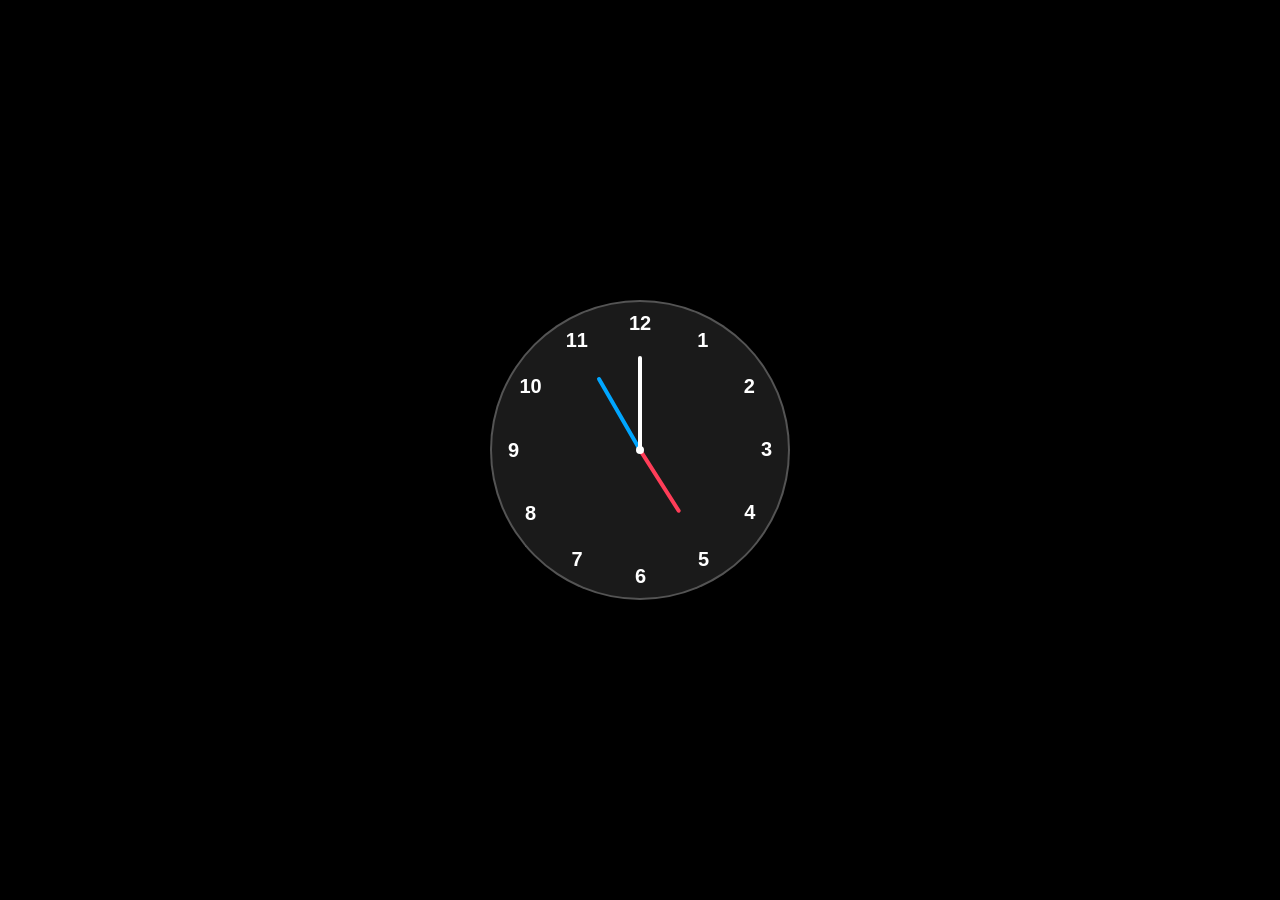
<file: AnalogCalculator/index.html>
<!DOCTYPE html>
<html lang="en">
  <head>
    <meta charset="UTF-8" />
    <meta http-equiv="X-UA-Compatible" content="IE=edge" />
    <meta name="viewport" content="width=device-width, initial-scale=1.0" />
    <link rel="stylesheet" href="style.css" />
    <title>Analog Clock</title>
  </head>

  <body>
    <div class="container">
      <div class="clock">
        <div style="--clr: #ff3d58; --h: 74px" id="hour" class="hand">
          <i></i>
        </div>
        <div style="--clr: #00a6ff; --h: 84px" id="min" class="hand">
          <i></i>
        </div>
        <div style="--clr: #ffffff; --h: 94px" id="sec" class="hand">
          <i></i>
        </div>

        <span style="--i: 1"><b>1</b></span>
        <span style="--i: 2"><b>2</b></span>
        <span style="--i: 3"><b>3</b></span>
        <span style="--i: 4"><b>4</b></span>
        <span style="--i: 5"><b>5</b></span>
        <span style="--i: 6"><b>6</b></span>
        <span style="--i: 7"><b>7</b></span>
        <span style="--i: 8"><b>8</b></span>
        <span style="--i: 9"><b>9</b></span>
        <span style="--i: 10"><b>10</b></span>
        <span style="--i: 11"><b>11</b></span>
        <span style="--i: 12"><b>12</b></span>
      </div>
    </div>

    <script src="script.js"></script>
  </body>
</html>
</file>
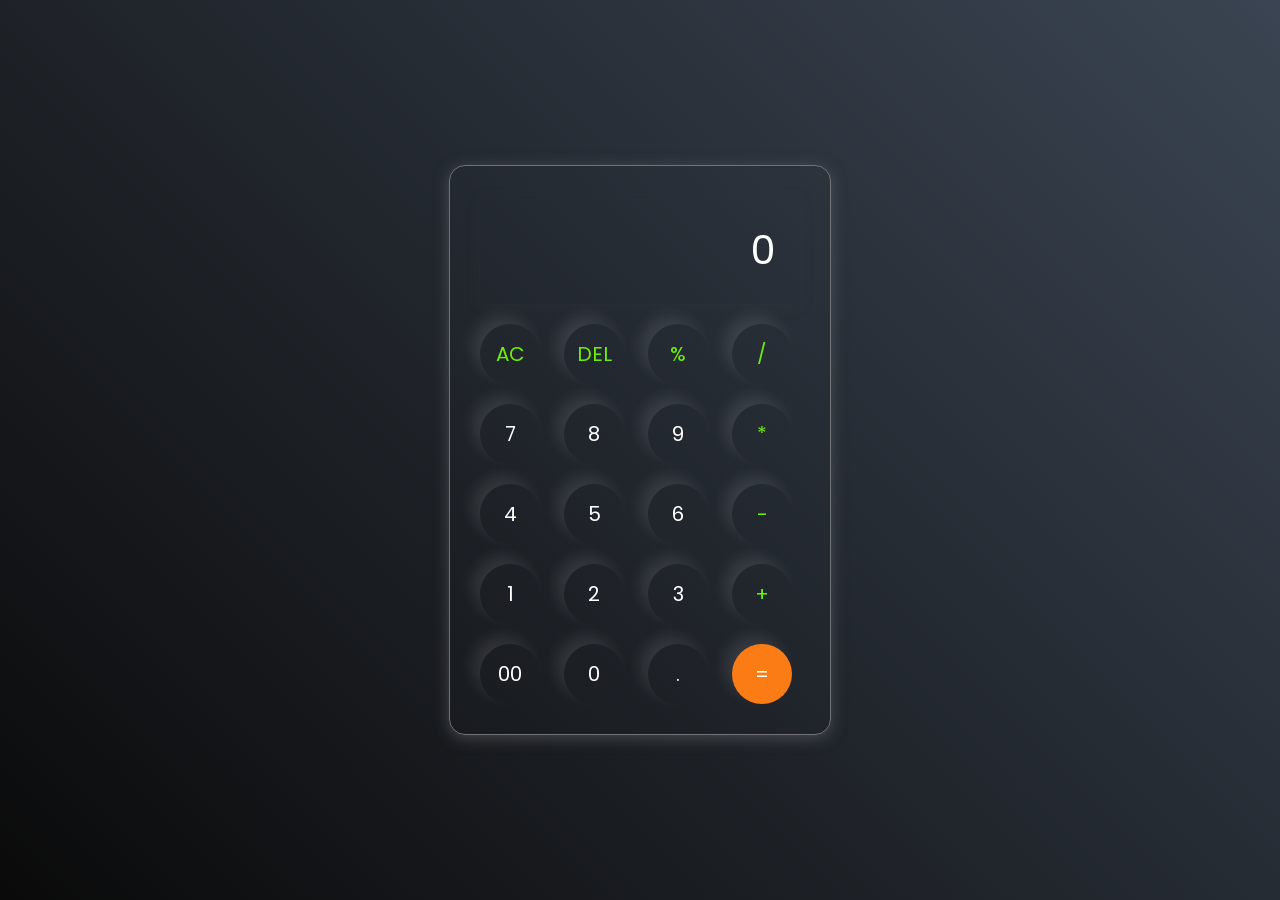
<file: Calculator/index.html>
<!DOCTYPE html>
<html lang="en">
<head>
    <meta charset="UTF-8">
    <meta name="viewport" content="width=device-width, initial-scale=1.0">
    <title>Document</title>
    <link rel="stylesheet" href="style.css">
    
</head>
<body>
    <div class="calculator">
        <input type="text" placeholder="0" id="inputBox">
        <div>
            <button class="operator">AC</button>
            <button class="operator">DEL</button>
            <button class="operator">%</button>
            <button class="operator">/</button>
        </div>
        <div>
            <button>7</button>
            <button>8</button>
            <button>9</button>
            <button class="operator">*</button>
        </div>

        <div>
            <button>4</button>
            <button>5</button>
            <button>6</button>
            <button class="operator">-</button>
        </div>

        <div>
            <button>1</button>
            <button>2</button>
            <button>3</button>
            <button class="operator">+</button>
        </div>
         <div>
            <button>00</button>
            <button>0</button>
            <button>.</button>
            <button class="equalBtn">=</button>
        </div>
    </div>
    <script src="script.js"></script>
</body>
</html>
</file>
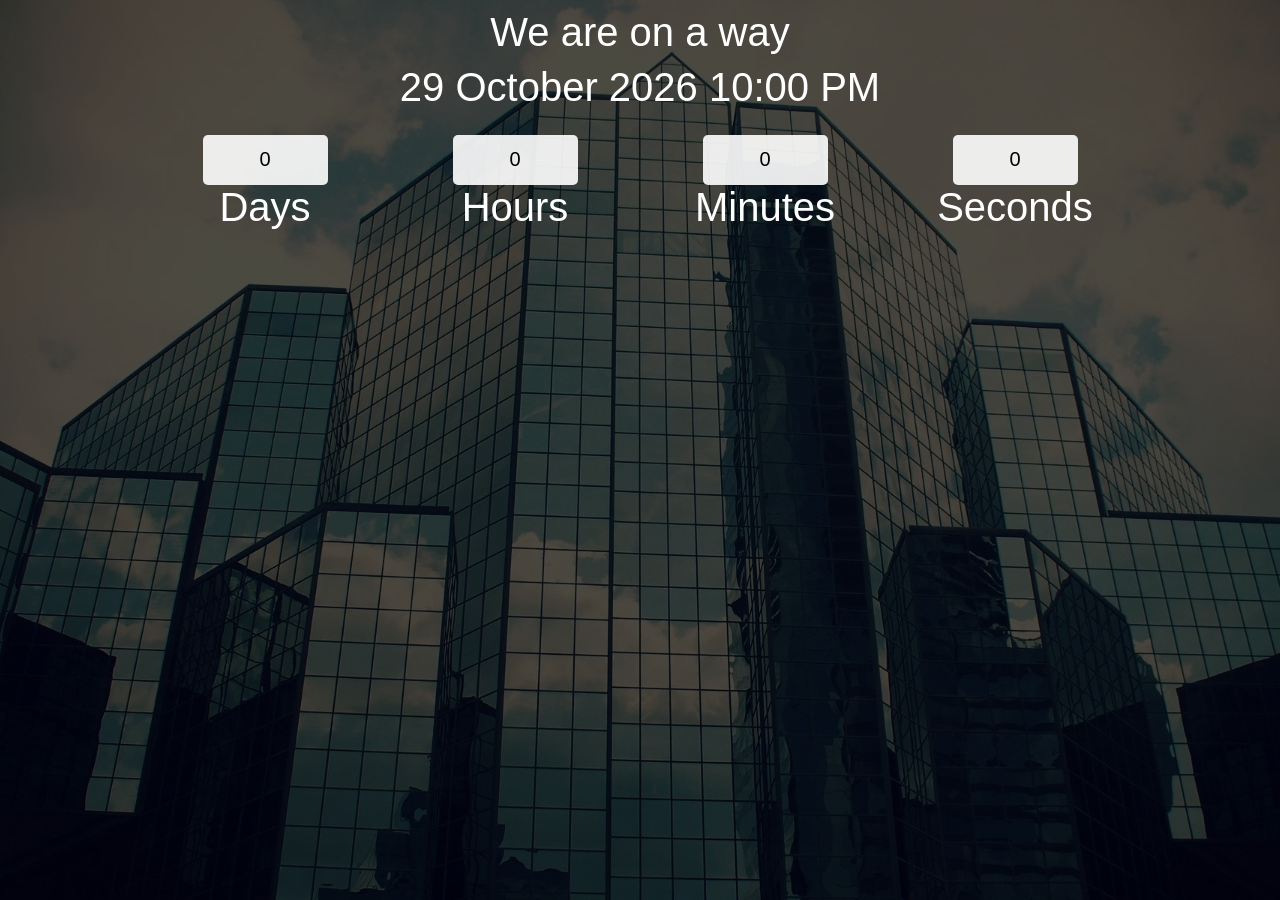
<file: Count_Down/index.html>
<!DOCTYPE html>
<html lang="en">

<head>
    <meta charset="UTF-8">
    <meta name="viewport" content="width=device-width, initial-scale=1.0">
    <title>Document</title>
    <link rel="stylesheet" href="custom.css">
</head>

<body>
    <div class="main">
        <div class="overlay">
            <div class="title">We are on a way<div>
            <div class="title" id="end-date">28 October 2026 10.00 PM</div>
            <div class="col">
                <div>
                    <input type="text" readonly value="0">
                    <br/>
                    <label for="">Days</label>
                </div>
                <div>
                    <input type="text" readonly value="0">
                    <br/>
                    <label for="">Hours</label>
                </div>
                <div>
                    <input type="text" readonly value="0">
                    <br/>
                    <label for="">Minutes</label>
                </div>
                <div>
                    <input type="text" readonly value="0"> 
                    <br/>
                    <label for="">Seconds</label>
                </div>  
            </div>
        </div> 
    </div>
    <script src="app.js"></script>
</body>

</html>
</file>
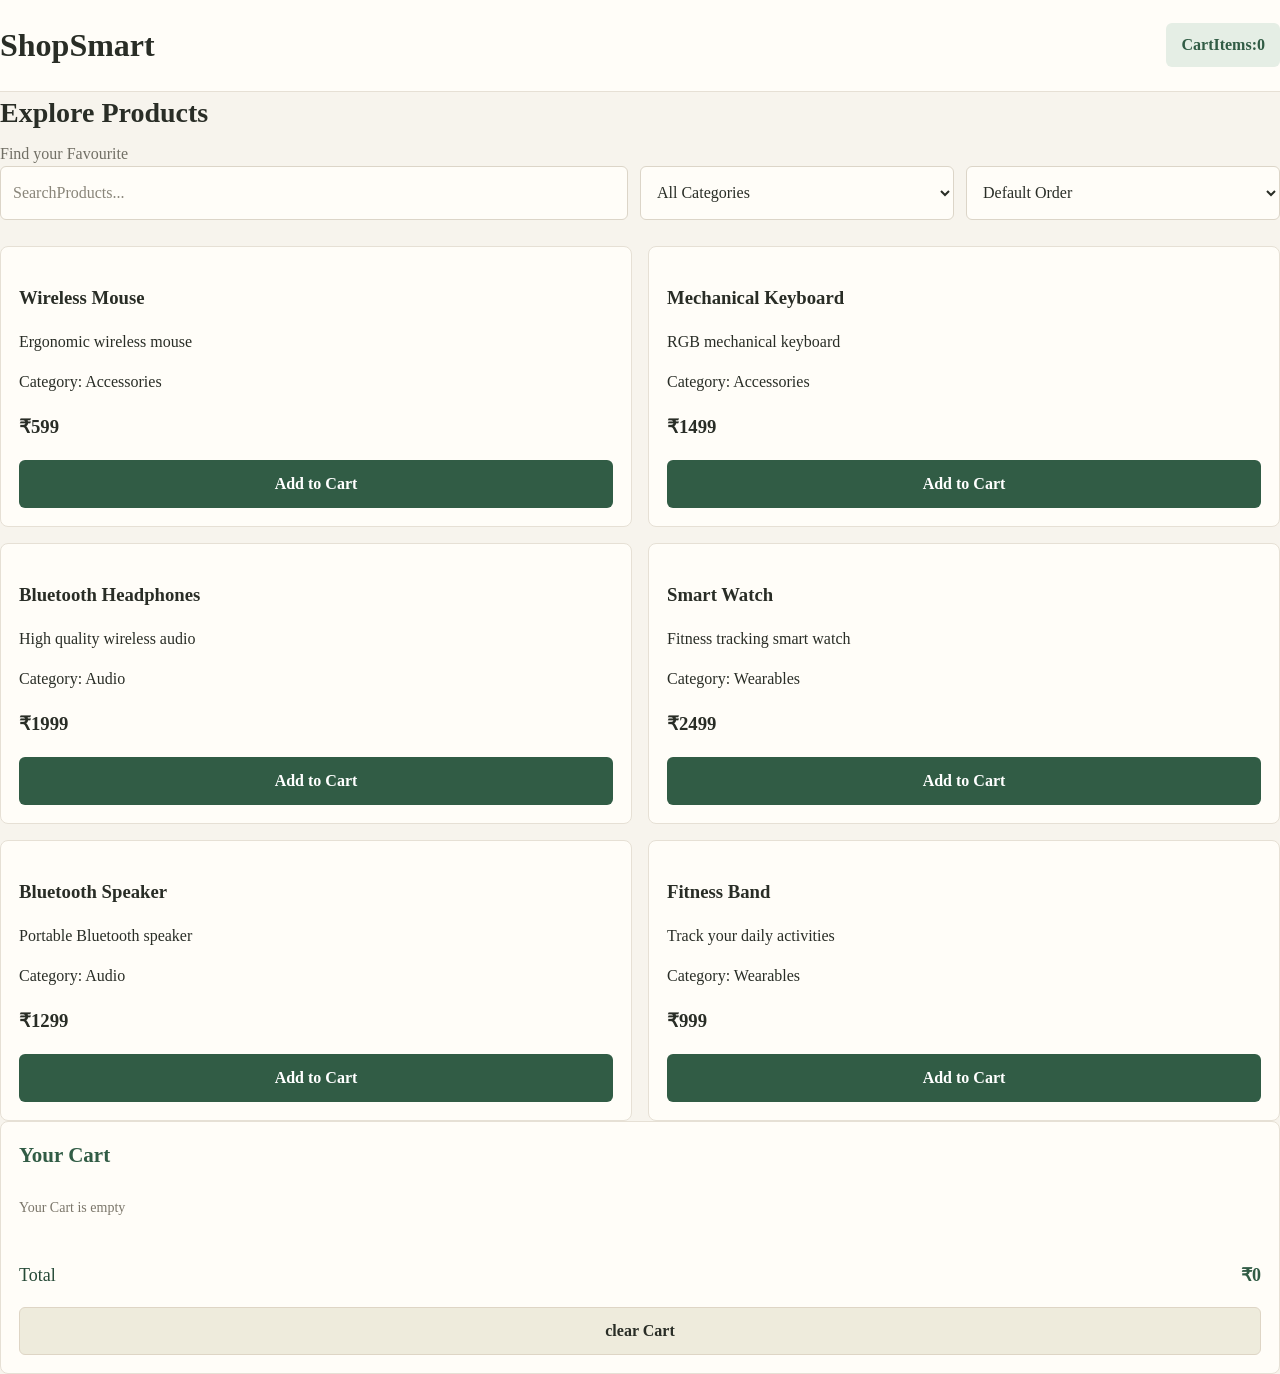
<file: Ecommerce-Cart/index.html>
<!DOCTYPE html>
<html lang="en">
<head>
    <meta charset="UTF-8">
    <meta name="viewport" content="width=device-width, initial-scale=1.0">
    <title>ShopMart</title>
    <link rel="stylesheet" href="style.css">
</head>
<body>
    <header>
        <div class="container header-content">
            <h1>ShopSmart</h1>
            <div class="cart-summary">
                CartItems:<span id="cartCount">0</span>
            </div>
        </div>
    </header>
    <main class="container">
        <section class="shop-heading">
            <h2>Explore Products</h2>
            <p>Find your Favourite</p>
        </section>
<section class="filters">
    <input type="search" id="searchInput" placeholder="SearchProducts...">

    <select id="categoryFilter">
        <option value="all">All Categories</option>

        <option value="Accessories">Accessories</option>

        <option value="Audio">Audio</option>

        <option value="Wearables">Wearables</option>
    </select>

    <select id="sortSelect">
        <option value="default">Default Order</option>

        <option value="low-high">Price: Low to High</option>

        <option value="high-low">Price: High to Low</option>
    </select>
</section>
<section class="shopLayout">
    <div class="product-section">
        <div id="productList" class="product-grid"></div>
            <p id="emptyProducts" class="empty-message" hidden>
             No Product found
            </p>
        </div>

        <aside class="cart-panel">
            <h2> Your Cart</h2>

                <div id="cartItems">
                    <p class="empty-message">Your Cart is empty</p>
                </div>

                <div class="cart-total">
                    <span>Total</span>
                    <strong id="cartTotal">0</strong>
                </div>

                <button id="clearCart" class="clear-button" type="button">
                    clear Cart
                </button>
        </aside>
</section>
    </main>
     <script src="script.js"></script>
</body>
</html>
</file>
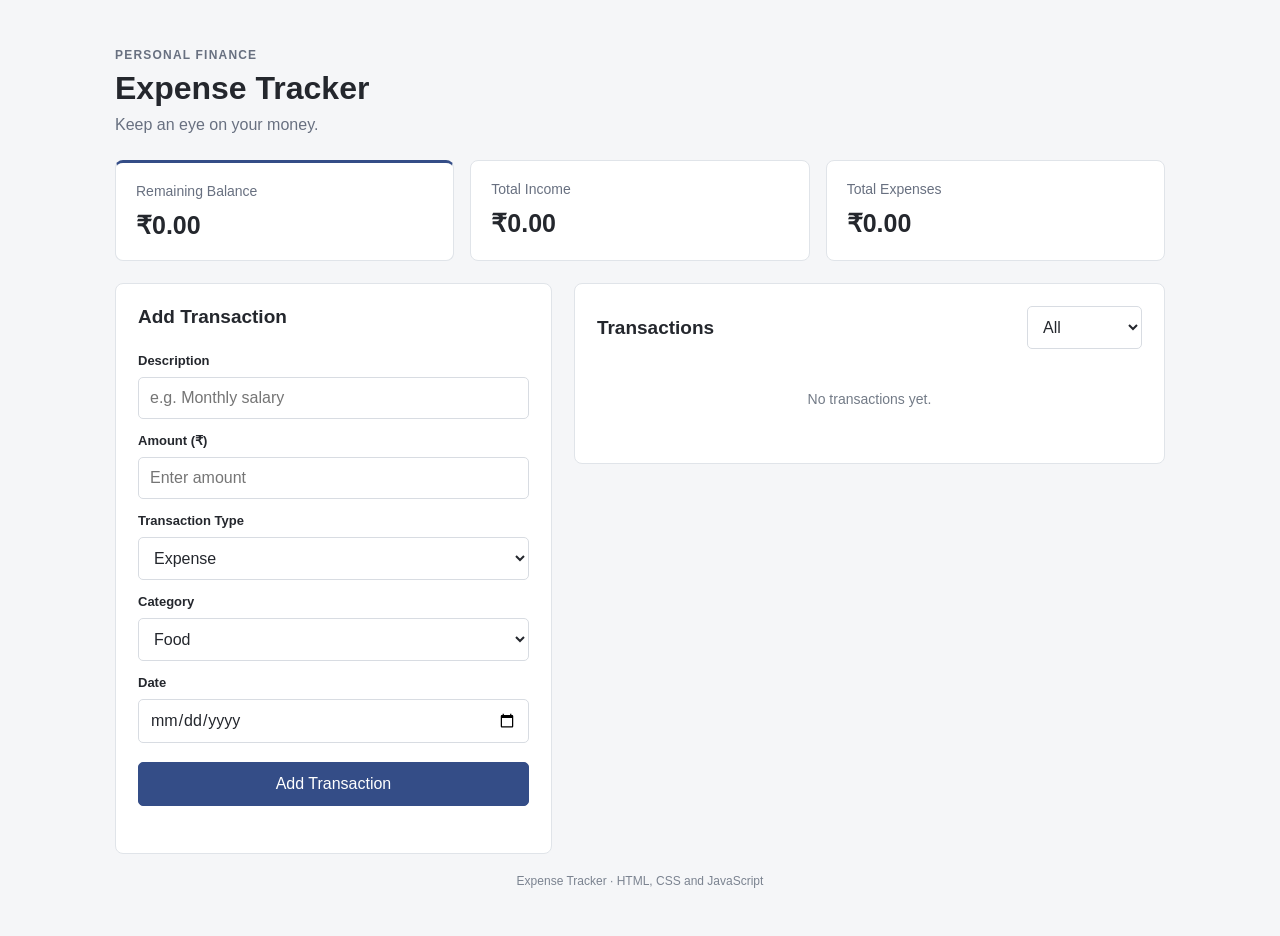
<file: Expense_Tracker_System/index.html>
<!DOCTYPE html>
<html lang="en">
<head>
    <meta charset="UTF-8">
    <meta name="viewport" content="width=device-width, initial-scale=1.0">

    <title>Expense Tracker</title>

    <link rel="stylesheet" href="style.css">
   
</head>
<body>

    <main class="container">

        <header class="page-header">
            <div>
                <p class="eyebrow">PERSONAL FINANCE</p>
                <h1>Expense Tracker</h1>
                <p class="subtitle">
                    Keep an eye on your money.
                </p>
            </div>
        </header>

        <section class="summary">
            <article class="summary-card balance-card">
                <p>Remaining Balance</p>
                <h2 id="balance">₹0.00</h2>
            </article>

            <article class="summary-card">
                <p>Total Income</p>
                <h2 id="totalIncome">₹0.00</h2>
            </article>

            <article class="summary-card">
                <p>Total Expenses</p>
                <h2 id="totalExpenses">₹0.00</h2>
            </article>
        </section>

        <section class="content-grid">

            <section class="panel">
                <h2>Add Transaction</h2>

                <form id="transactionForm">

                    <label for="description">
                        Description
                    </label>

                    <input
                        type="text"
                        id="description"
                        placeholder="e.g. Monthly salary"
                        required
                    >

                    <label for="amount">
                        Amount (₹)
                    </label>

                    <input
                        type="number"
                        id="amount"
                        min="0.01"
                        step="0.01"
                        placeholder="Enter amount"
                        required
                    >

                    <label for="type">
                        Transaction Type
                    </label>

                    <select id="type" required>
                        <option value="expense">Expense</option>
                        <option value="income">Income</option>
                    </select>

                    <label for="category">
                        Category
                    </label>

                    <select id="category" required>
                        <option value="Food">Food</option>
                        <option value="Travel">Travel</option>
                        <option value="Shopping">Shopping</option>
                        <option value="Bills">Bills</option>
                        <option value="Salary">Salary</option>
                        <option value="Other">Other</option>
                    </select>

                    <label for="date">
                        Date
                    </label>

                    <input type="date" id="date" required>

                    <button type="submit" class="primary-btn">
                        Add Transaction
                    </button>

                    <p id="formMessage" class="form-message"></p>

                </form>
            </section>

            <section class="panel">
                <div class="history-header">
                    <h2>Transactions</h2>

                    <select id="filterType" aria-label="Filter transactions">
                        <option value="all">All</option>
                        <option value="income">Income</option>
                        <option value="expense">Expenses</option>
                    </select>
                </div>

                <div id="transactionList" class="transaction-list"></div>

                <p id="emptyMessage" class="empty-message">
                    No transactions yet.
                </p>
            </section>

        </section>

        <footer class="page-footer">
            Expense Tracker · HTML, CSS and JavaScript
        </footer>

    </main>
 <script src="script.js"></script>
</body>
</html>
</file>
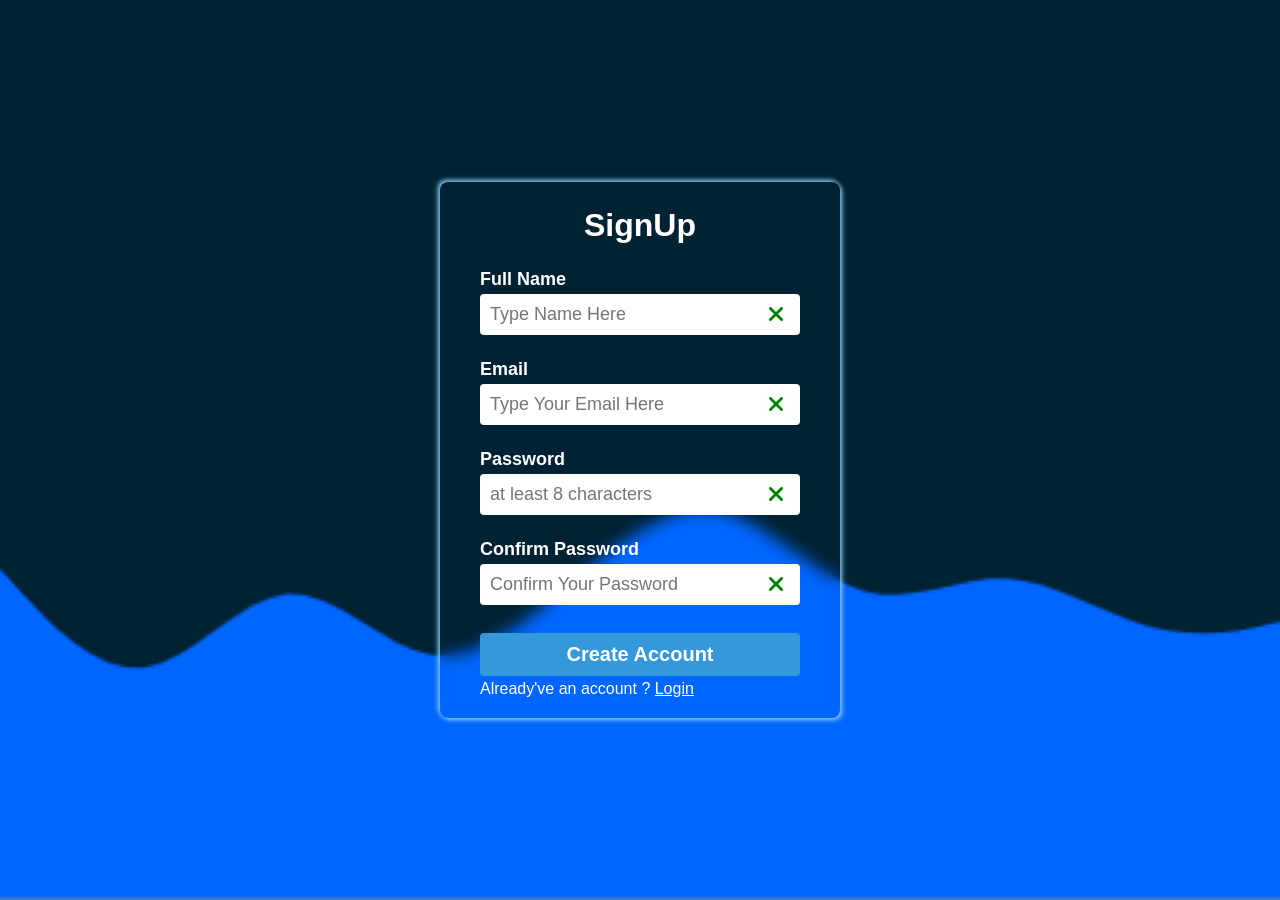
<file: Form_Validation/index.html>
<!DOCTYPE html>
<html lang="en">
<head>
    <meta charset="UTF-8">
    <meta name="viewport" content="width=device-width, initial-scale=1.0">
    <title>Form Validation In JavaScript</title>
    <link rel="stylesheet" href="style.css">
</head>
<body>
    <div class="container">
        <div class="box">
            <header class="signup-header">
                <h1>SignUp</h1>
            </header>
            <main class="signup-body">
                <form action="#">
                    <p>
                    <label for="name">Full Name</label>
                     <input type="text" placeholder="Type Name Here" id="name"/   >
                     <i class="fa-solid fa-xmark"></i>
                     <span id="nameError"></span> 
                </p>
                   <p>
                    <label for="email">Email</label>
                    <input type="email" placeholder="Type Your Email Here" id="email">
                    <i class="fa-solid fa-xmark"></i>
                     <span id="emailError"></span>
                   </p>
                   <p>
                    <label for="password">Password</label>
                    <input type="text" placeholder="at least 8 characters " id="password">
                    <i class="fa-solid fa-xmark"></i>
                     <span id="passError"></span>
                   </p>
                   <p>
                    <label for="password">Confirm Password</label>
                    <input type="text" placeholder="Confirm Your Password" id="password2">
                    <i class="fa-solid fa-xmark"></i>
                    <span id="passError2"></span>
                   </p>
                   <p>
                    <input type="submit" value="Create Account" 
                    id="submitBtn"/> 

                </p>
                </form>
            </main>
            <foote class="signup-footer">
                <p>Already've an account ? <a href="">Login</a></p>
            </footer>
        </div>
    </div>
    <script src="index.js"></script>
    <link rel="stylesheet" href="https://cdnjs.cloudflare.com/ajax/libs/font-awesome/6.7.2/css/all.min.css">
</body>
</html>
</file>
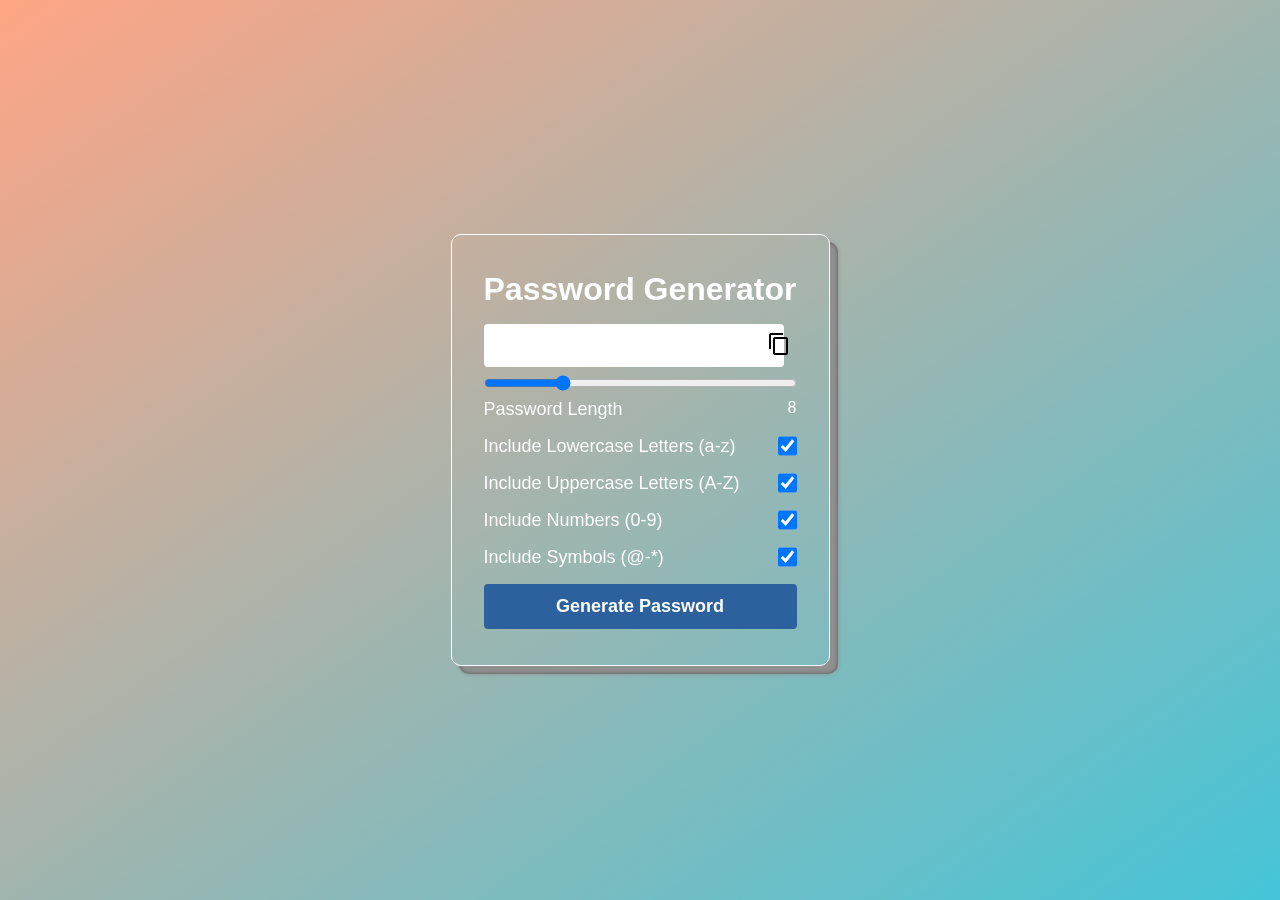
<file: Password_Generator/index.html>
<!DOCTYPE html>
<html lang="en">

<head>
    <meta charset="UTF-8">
    <meta name="viewport" content="width=device-width, initial-scale=1.0">
    <title>Document</title>
    <link rel="stylesheet" href="style.css">
    <link
      href="https://fonts.googleapis.com/icon?family=Material+Icons"
      rel="stylesheet"
    />
</head>

<body>
    <div class="container">
        <h1>Password Generator</h1>

        <div class="inputBox">
            <input type="text" class="passBox" id="passBox" disabled />
            <span class="material-icons" id="copyIcon">content_copy</span>
        </div>

        <input type="range" min="1" max="30" value="8" id="inputSlider" />

        <div class="row">
            <p>Password Length</p>
            <span id="sliderValue"></span>
        </div>

        <div class="row">
            <label for="lowercase">Include Lowercase Letters (a-z)</label>
            <input type="checkbox" name="lowercase" id="lowercase" checked />
        </div>

        <div class="row">
            <label for="uppercase">Include Uppercase Letters (A-Z)</label>
            <input type="checkbox" name="uppercase" id="uppercase" checked />
        </div>

        <div class="row">
            <label for="numbers">Include Numbers (0-9)</label>
            <input type="checkbox" name="numbers" id="numbers" checked />
        </div>

        <div class="row">
            <label for="symbols">Include Symbols (@-*)</label>
            <input type="checkbox" name="symbols" id="symbols" checked />
        </div>

        <button type="button" class="genBtn" id="genBtn">
            Generate Password
        </button>
    </div>

    <script src="script.js"></script>
</body>

</html>
</file>
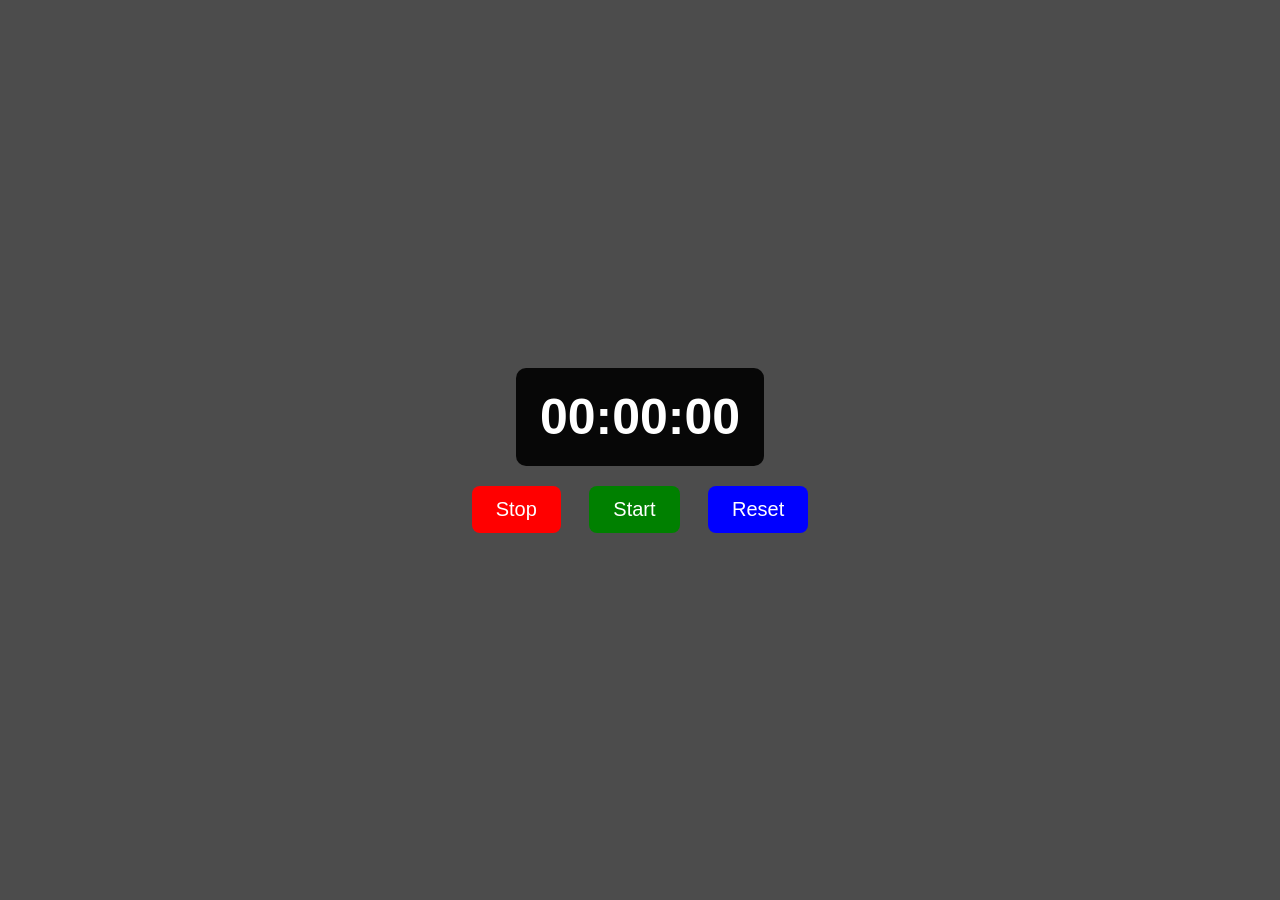
<file: Stop_Watch/index.html>
<!DOCTYPE html>
<html lang="en">

<head>
    <meta charset="UTF-8">
    <meta name="viewport" content="width=device-width, initial-scale=1.0">
    <title>Stop Watch</title>
    <link rel="stylesheet" href="style.css">
    
</head>

<body>
    <div class="stopwatch">
        <div class="timerDisplay">00:00:00</div>
    </div>
    <div class="buttons">
        <button id="stopBtn" class="btn" style="--clr:red;">Stop</button>
        <button id="startBtn" class="btn" style="--clr:green;">Start</button>
        <button id="resetBtn" class="btn" style="--clr:blue;">Reset</button>
    </div>
    <script src="script.js"></script>
</body>
</html>
</file>
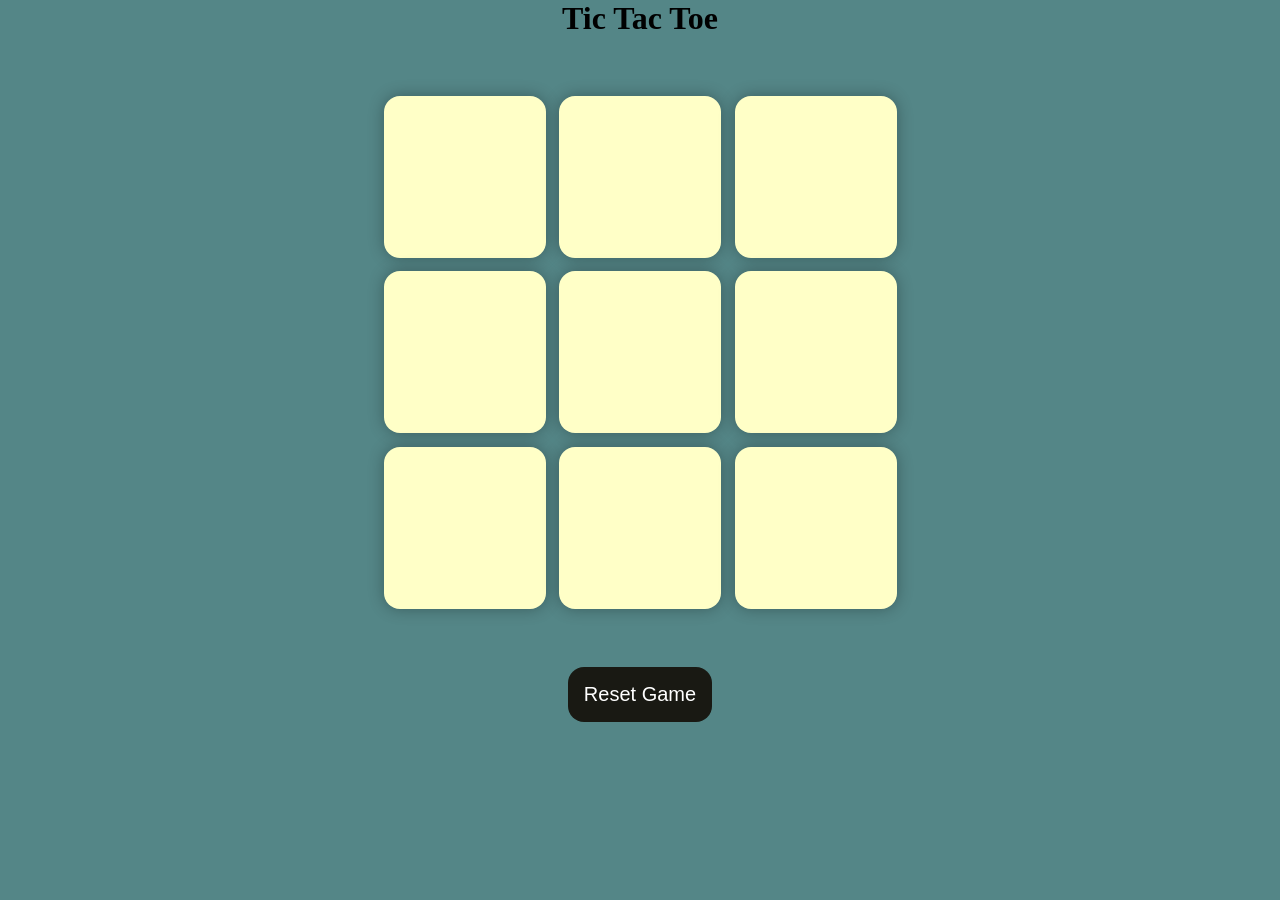
<file: TIC_TAC_TOE/index.html>
<!DOCTYPE html>
<html lang="en">

<head>
    <meta charset="UTF-8">
    <meta name="viewport" content="width=device-width, initial-scale=1.0">
    <title>Tic_Tac_Toe</title>
    <link rel="stylesheet" href="style.css"/>
</head>

<body>
    
    <main>
        <h1>Tic Tac Toe</h1>
        <div class="container">
            <div class="game">
                <button class="box"></button>
                <button class="box"></button>
                <button class="box"></button>
                <button class="box"></button>
                <button class="box"></button>
                <button class="box"></button>
                <button class="box"></button>
                <button class="box"></button>
                <button class="box"></button>
            </div>
        </div>
        <button id="reset-btn">Reset Game</button>
    </main>
    <script src="app.js"></script>
</body>

</html>
</file>
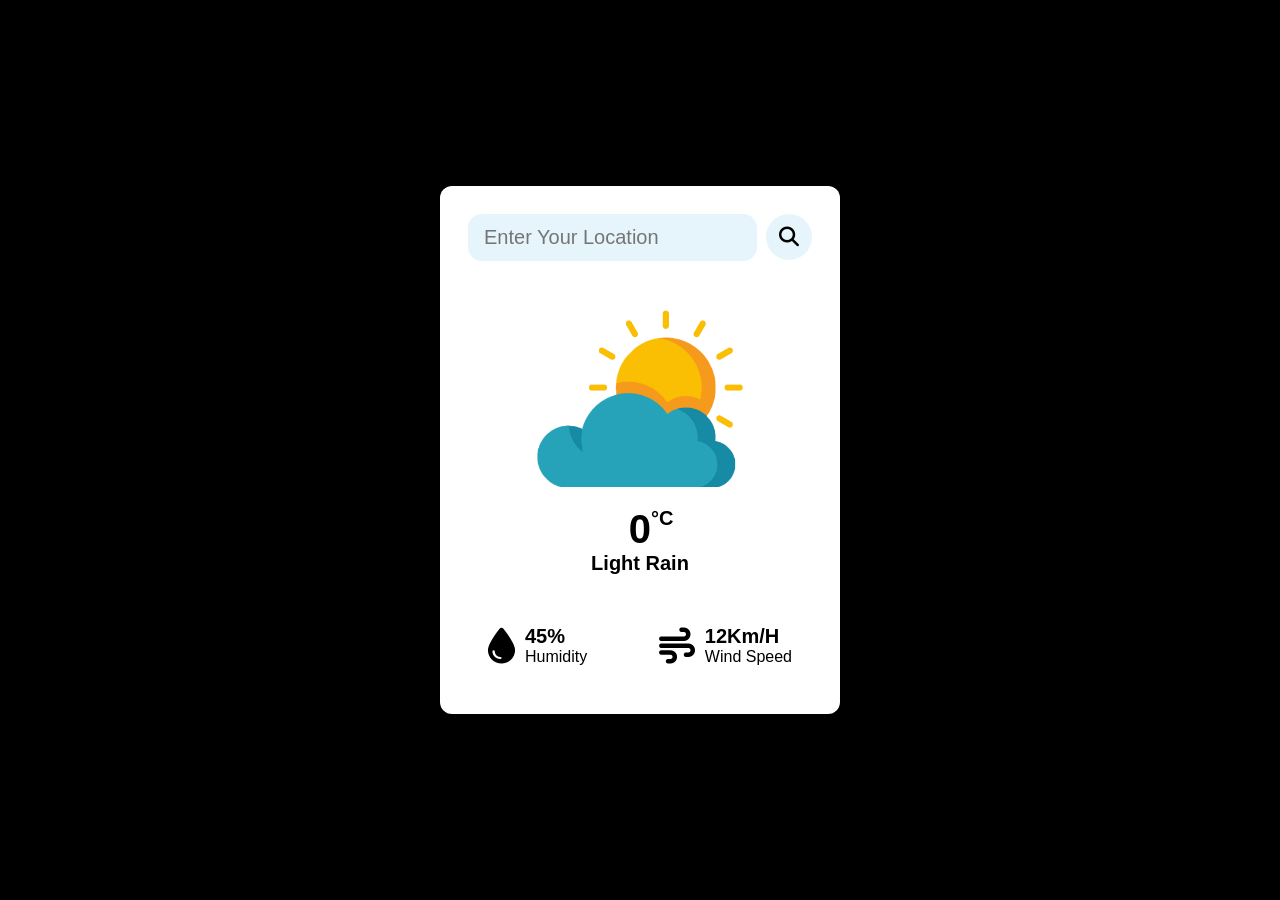
<file: Weather App/index.html>
<!DOCTYPE html>
<html lang="en">
<head>
    <meta charset="UTF-8">
    <meta name="viewport" content="width=device-width, initial-scale=1.0">
    <title>Weather App With JavaScript </title>
    <link rel="stylesheet" href="https://cdnjs.cloudflare.com/ajax/libs/font-awesome/6.7.2/css/all.min.css">
    <link rel="stylesheet" href="style.css">
</head>
<body>
     <div class="container">
        <div class="header">
            <div class="search-box">
                <input type="text" placeholder="Enter your location" class="input-box">
 
                <button class="fa-sharp fa-solid fa-magnifying-glass" id="searchBtn"></button>
            </div>
        </div>
        <div class="weather-body">
            <img src="cloud.png" alt="Weather Image" class="weather-img">
            <div class="weather-box">
                <p class="temperature">0<sup>°C</sup>
                </p>
                <p class="description">light rain</p>
            </div>
            <div class="weather-details">
                <div class="humidity">
                     <i class="fa-sharp fa-solid fa-droplet">
                     </i>
                     <div class="text">
                        <span id="humidity">45%</span>
                        <p>Humidity</p>
                     </div>
                </div>

                <div class="wind">
                     <i class="fa-solid fa-wind">
                     </i>
                     <div class="text">
                        <span id="wind-speed">12Km/H</span>
                        <p>Wind Speed</p>
                     </div>
                </div>
            </div>
        </div>
     </div>
    <script src="script.js"></script>
</body>
</html>
</file>
<file: AnalogCalculator/style.css>
*{
    margin: 0;
    padding: 0;
    box-sizing: border-box;
    font-family: sans-serif;
    color: #ffffff;
}

body{
    display: flex;
    justify-content: center;
    align-items: center;
    min-height: 100vh;
    background-color: black;
}

.container{
    position: relative;
}

.clock{
    width: 300px;
    height: 300px;
    border-radius: 50%;
    background-color: rgba(255, 255, 255, 0.1);
    border: 2px solid rgba(255, 255, 255, 0.25);
    box-shadow: 0px 0px 30px rgba(0, 0, 0, 0.9);
    display: flex;
    justify-content: center;
    align-items: center;
}

.clock span{
    position: absolute;
    transform: rotate(calc(30deg * var(--i))); 
    inset: 12px;
    text-align: center;
}

.clock span b{
    transform: rotate(calc(-30deg * var(--i)));
    display: inline-block;
    font-size: 20px;
}

.clock::before{
    content: '';
    position: absolute;
    width: 8px;
    height: 8px;
    border-radius: 50%;
    background-color: #fff;
    z-index: 2;
}

.hand{
    position: absolute;
    display: flex;
    justify-content: center;
    align-items: flex-end;
}
.hand i{
    position: absolute;
    background-color: var(--clr);
    width: 4px;
    height: var(--h);
    border-radius: 8px;
}
</file>
<file: Calculator/style.css>
@import url('https://fonts.googleapis.com/css2?family=Poppins:wght@500&display=swap');

*{
    margin: 0;
    padding: 0;
    box-sizing: border-box;
    font-family: 'Poppins',sans-serif;
}

body{
    width:100%;
    height: 100vh;
    display: flex;
    justify-content: center;
    align-items: center;
    background: linear-gradient(45deg, #0a0a0a,#3a4452);
  
}

.calculator{
    border: 1px solid #717377;
    padding: 20px;
    border-radius: 16px;
    background: transparent;
    box-shadow: 0px 3px 15px rgba(113, 115, 119, 0.5);
}

input{
    width: 320px;
    border: none;
    padding: 24px;
    margin: 10px;
    background: transparent;
    box-shadow: 0px 3px 15px rgba(84, 84, 84, 0.1);
    font-size: 40px;
    text-align: right;
    cursor:pointer;
    color: #ffffff;
    
}

input::placeholder{
    color: #ffffff;

}

button{
    border:none;
    width: 60px;
    height: 60px;
    margin:10px;
    border-radius: 50%;
    background:transparent;
    color:#ffffff;
    font-size: 20px;
    box-shadow: -8px -8px 15px rgba(255,255,255,0.1);
    cursor: pointer;
}

.equalBtn{
    background-color: #fb7c14;

}
.operator{
    color:  #6dee0a;
}
</file>
<file: Count_Down/custom.css>
*{
    padding: 0;
    margin: 0;
    box-sizing: border-box ;
    font-family: 'Poppins',sans-serif;
}

@import url('https://fonts.googleapis.com/css2?family=Poppins:wght@100&display=swap');

.main{
    width: 100%;
    height: 100vh;
    background: url('1802071.webp') center center;
    background-size: cover;
}

.overlay {
    width: 100%;
    height: 100%;
    display: flex;
    align-items: center;
    /* color:white; */
    flex-direction: column;
    background-color: rgba(0, 0,0,0.7);
}

.title{
    margin-top: 10px;
    color: white;
    text-align: center;
    font-size: 2.5rem;
}

.col{
    margin-top: 20px;
    width: 1000px;
    height: 100px;
    display: flex;   
    justify-content: center;
    text-align: center;
    color: white;
}
.col div{
    width : 250px;
    text-align: center;
}
input{
    width: 50%;
    background-color: rgba(255,255,255,0.9);
    border-color:transparent ;
    border-radius: 5px;
    height: 50px;
    text-align: center;
    font-size: 20px;
}
</file>
<file: Ecommerce-Cart/style.css>
*{
    box-sizing: border-box;
}

body{
    margin:0;
    padding: 0;
    background-color: #f7f4ed;
    color: #292d26;
    line-height: 1.5;
}

.container{
    width:min(110px,92);
    margin:0 auto;
}

input,select,button{
    font: inherit;
}

button{
    cursor: pointer;
    transition: background-color 0.2s ease;   
}

button:focus-visible,

input:focus-visible,

select:focus-visible 
{
    outline: 2px solid #47785b;

    outline-offset: 2px;
}
header 
{
    background: #fffdf8;

    border-bottom: 1px solid #e6e0d5;
}

.header-content 
{
    min-height: 75px;

    display: flex;

    align-items: center;

    justify-content: space-between;

    gap: 16px;
}

.header h1 {
    margin: 0;

    font-size: 26px;

    color: #315c45;

    letter-spacing: -0.5px;
}
.cart-summary{
    background: #e5eee5;
    color: #315c45;
    padding: 10px 15px;
    border-radius: 6px;
    font-weight: 600;
}

.shop-heading h2{
    margin: 0 0 8px;
    font-size: 28px;
    color: #292d26;
}

.shop-heading p{
    margin: 0;
    color: #716f65;
}

.filters{
    display: grid;
    grid-template-columns: 2fr 1fr 1fr;
    gap:12px;
    margin-bottom: 26px;
}

input,select{
    width: 100%;
    min-width: 0;
    padding: 14px 12px;
    border: 1px solid #dcd5c8;
    border-radius: 6px;
    background: #fffdf8;
    color: #292d26;
}

input::placeholder {
    color : #898579;
}

input:focus,

select:focus {
    border-color: #47785b;
}

.shoplayout{
    display: grid;
    grid-template-columns: minmax((0,1fr)290px);
    gap:24px;
    align-items: start;
    padding-bottom: 40px;

}

.product-grid{
     display: grid;

     grid-template-columns: repeat(2,minmax(0,1fr));

     gap: 16px;
}

.product-card,

.cart-panel {
    background: #fffdf8;

    border: 1px solid #e6e0d5;

    border-radius: 8px;

    padding: 18px;

}

.add-button{
    width: 100%;

    background: #315c45;

    color: #ffffff;

    padding: 12px 14px;

    border: none;

    border-radius: 6px;

    font-weight: 600;

}

.add-button:hover {
    background: #254936;

}

.cart-panel h2{
    margin: 0 0  14px;

    font-size: 21px;

    color: #315c45;
}

.cart-item{
    padding: 14px 0;
    border-bottom: 1px solid #e5eee5;
}

.cart-item h3 
{
    margin: 0 0 8px;

    font-size: 15px;

    color: #292d26;
}

.cart-item p{
    margin: 5px 0;

    color : #716f65;

    font-size: 14px;

}

.quantity-controls
{
    display: flex;

    align-items: center;

    gap:12px;

    margin-top: 12px;
}

.quantity-controls button
{
    min-width: 32px;

    min-height: 32px;

    padding: 5px 10px;

    background: #e5eee5;

    color: #315c45;

    border: 1px solid #d2e1d2;

    border-radius: 5px;

    font-weight: 700;
}

.quantity-controls button:hover
{
    background: #d5e5d6;

}

.quantity-controls span
{
    min-width: 20px;

    text-align: center;

    font-weight: 600;
}
.cart-total
{
    display: flex;
    justify-content: space-between;
    align-items: center;
    gap: 12px;
    padding: 18px 0;
    margin-top: 4px;
    color:#254936;
    font-size: 18px;

}

.cart-total strong 
{
    color: #315c45;
}

.clear-button {
    width: 100%;

    padding: 11px 14px;

    background: #eeeBdc;

    color: #292d26;

    border: 1px solid #ded5c5;

    border-radius: 6px;

    font-weight: 600;
}

.clear-button:hover 
{
    background: #e3dac9;
}

.empty-message 
{
    color: #7b766a;

    padding: 12px 0;

    font-size: 14px;

}

@media (max-width: 760px)
{
    .shoplayout{
        grid-template-columns: 1fr;

    }
    .filters{
        grid-template-columns: 1fr;
    }
    .cart-panel{
        width: 100%
    }
}

@media (max-width: 460px){
    .product-grid{
        grid-template-columns: 1fr;

    }
    .header-content{
        min-height: 65px;
    }
    .header h1{
        font-family: 21px;

    }
    .cart-summary{
        padding: 8px 10px;
        font-size: 12px;
    }

    .shop-heading h2 
    {
        font-size: 24px;
    }

    .product-card,.cart-panel
    {
        padding: 16px;
    }
}
</file>
<file: Expense_Tracker_System/style.css>
/* *{
    box-sizing: border-box;
}

body{
    margin: 0;
    font-family: 'Poppins',sans-serif;
    background-color: #f5f6f8;
    color: #24272d;
}
button,

input,

select
{
    font: inherit;
}
.container
{
    width:min(100%,1200px);

    margin: 48px auto;
}
.page-header
{
    margin-bottom: 26px;
}
 
.eyebrow{

    margin: 0 0 8px;

    color: #687080;

    font-size: 12spx;

    font-weight: 700;

    letter-spacing: 1.2;
}

h1{
    margin: 0;

    font-size: 32px;
}
.subtitle{

    margin: 9px 0 0;

    color: #687080;
}
.summary{

    display: grid;

    grid-template-columns: repeat(3,1fr);

    gap:16px;

    margin-bottom: 22px;
}
.summary-card,

.panel 
{
    background: #ffffff;
    border: 1px #e0e4e9;
    border-radius: 8px;
}
.summary-card
{
    padding: 20px;
}

.summary-card p{
    margin: 0;

    color: #687080;

    font-size: 14px;
}

.summary-card h2{
    margin: 12px 0 0;

    font-size: 25px;

    overflow-wrap: anywhere;

}

.balance-card
{
    border-top: 3px solid #344d87;

     
}

.content-grid
{
    display: grid;

    grid-template-columns: 0.85fr 1.15fr;

    gap: 22px;

    align-items: start;
}

.panel {
    padding: 22px;

    min-width: 0;
}

#transactionForm {
    display: grid;

    gap: 9px;
}

#transactionForm label {
    margin-top: 5px;

    font-size: 13px;

    font-weight: 600;
}


#transactionForm input,

#transactionForm select,

.history-header select {

    width: 100%;

    min-width: 0;

    padding: 11px;

    border: 1px solid #d8dce2;

    border-radius: 5px;

    background: #ffffff;

    color: #24272d;

}

#transactionForm input:focus,

#transactionForm select:focus,

#transactionForm select:focus 
{
    outline: 2px solid #dce3f5;

    border-color: #5269a8;
}

.primary-btn {
    margin-top: 10px;

    padding: 12px;

    border: 1px solid #344d87;

    color: #ffffff;

    cursor: pointer;
}

.primary-btn:hover{
    background: #293e70;
}

.form-message {
    min-height: 16px;

    margin: 0;

    color: #b42318;

    font-size: 13px;
}

.history-header {
    display: flex;

    align-items: center;

    justify-content: space-between;

    gap: 12px;

    margin-bottom: 8px;
}

.history-header h2 {
    margin: 0;

}

.history-header select {
    width:auto;
    max-width : 130px;
}

.transaction-list{
    display: grid;
}

.transaction-item {
    
    display: flex;

    align-items: center;

    justify-content: space-between;

    gap: 12px;

    padding: 15px 0;

    border-bottom: 1px solid #edf0f2;

}

.transaction-item:last-child {
    border-bottom: none;
}

.transaction-info {
    min-width:0;
}
.transaction-description {
    margin:0;
    font-size: 14px;
    font-weight: 600;
    overflow-wrap:anywhere;
}

.transaction-meta {
    margin: 6px 0 0;

    color: #737b87;

    font-size: 12px;
}

.transaction-right {
    display: flex;

    align-items: center;

    gap: 12px;
}

.transaction-amount {

    font-size: 14px;

    font-weight: 700;

    white-space: nowrap;

}
.transaction-amount.income {
    color: #237747;
}

.transaction-amount.expense {
    color: #b42318;
}

.delete-btn {
    padding: 6px 8px;

    background: #ffffff;

    color: #9b3434;

    border: 1px solid #eadada;

    border-radius: 5px;

    cursor: pointer;
}

.delete-btn:hover{

    background-color: #fbf1f1;
}

.empty-message {
    padding: 20px 0;

    color: #737b87;

    font-size: 14px;

    text-align: center;
}

.page-footer {

    margin-top: 20px;

    color: #7b8390;

    font-size: 12px;

    text-align: center;

}

@media (max-width:760px)
{
    .content-grid {
        grid-template-columns: 1fr;
    }

    .summary 
    {
        grid-template-columns: 1fr;

        gap: 10px;
    }

    .summary-card
    {
         padding: 16px;
    }
    .summary-card h2 
    {
        font-size: 22px;

    }
}
@media (max-width: 420px)
{
    .container {
        margin: 28px auto;
    }

    .panel {
        padding: 16px;
    }
    
    h1 {
        font-size: 27px;
    }

    .transaction-item {
        align-items: flex-start;

    }
    .transaction-right {
        align-items: flex-end;

        flex-direction: column;

        gap: 7px;

    }

}

 */


 * {

    box-sizing: border-box;

}

body {

    margin: 0;

    font-family: Arial, sans-serif;

    background: #f5f6f8;

    color: #24272d;

}

button,

input,

select {

    font: inherit;

}

.container {

    width: min(100% - 32px, 1050px);

    margin: 48px auto;

}

.page-header {

    margin-bottom: 26px;

}

.eyebrow {

    margin: 0 0 8px;

    color: #687080;

    font-size: 12px;

    font-weight: 700;

    letter-spacing: 1.2px;

}

h1 {

    margin: 0;

    font-size: 32px;

}

.subtitle {

    margin: 9px 0 0;

    color: #687080;

}

.summary {

    display: grid;

    grid-template-columns: repeat(3, 1fr);

    gap: 16px;

    margin-bottom: 22px;

}

.summary-card,

.panel {

    background: #ffffff;

    border: 1px solid #e0e4e9;

    border-radius: 8px;

}

.summary-card {

    padding: 20px;

}

.summary-card p {

    margin: 0;

    color: #687080;

    font-size: 14px;

}

.summary-card h2 {

    margin: 12px 0 0;

    font-size: 25px;

    overflow-wrap: anywhere;

}

.balance-card {

    border-top: 3px solid #344d87;

}

.content-grid {

    display: grid;

    grid-template-columns: 0.85fr 1.15fr;

    gap: 22px;

    align-items: start;

}

.panel {

    padding: 22px;

    min-width: 0;

}

.panel h2 {

    margin: 0 0 20px;

    font-size: 19px;

}

#transactionForm {

    display: grid;

    gap: 9px;

}

#transactionForm label {

    margin-top: 5px;

    font-size: 13px;

    font-weight: 600;

}

#transactionForm input,

#transactionForm select,

.history-header select {

    width: 100%;

    min-width: 0;

    padding: 11px;

    border: 1px solid #d8dce2;

    border-radius: 5px;

    background: #ffffff;

    color: #24272d;

}

#transactionForm input:focus,

#transactionForm select:focus,

.history-header select:focus {

    outline: 2px solid #dce3f5;

    border-color: #5269a8;

}

.primary-btn {

    margin-top: 10px;

    padding: 12px;

    border: 1px solid #344d87;

    border-radius: 5px;

    background: #344d87;

    color: #ffffff;

    cursor: pointer;

}

.primary-btn:hover {

    background: #293e70;

}

.form-message {

    min-height: 16px;

    margin: 0;

    color: #b42318;

    font-size: 13px;

}

.history-header {

    display: flex;

    align-items: center;

    justify-content: space-between;

    gap: 12px;

    margin-bottom: 8px;

}

.history-header h2 {

    margin: 0;

}

.history-header select {

    width: auto;

    max-width: 130px;

}

.transaction-list {

    display: grid;

}

.transaction-item {

    display: flex;

    align-items: center;

    justify-content: space-between;

    gap: 12px;

    padding: 15px 0;

    border-bottom: 1px solid #edf0f2;

}

.transaction-item:last-child {

    border-bottom: none;

}

.transaction-info {

    min-width: 0;

}

.transaction-description {

    margin: 0;

    font-size: 14px;

    font-weight: 600;

    overflow-wrap: anywhere;

}

.transaction-meta {

    margin: 6px 0 0;

    color: #737b87;

    font-size: 12px;

}

.transaction-right {

    display: flex;

    align-items: center;

    gap: 12px;

}

.transaction-amount {

    font-size: 14px;

    font-weight: 700;

    white-space: nowrap;

}

.transaction-amount.income {

    color: #237747;

}

.transaction-amount.expense {

    color: #b42318;

}

.delete-btn {

    padding: 6px 8px;

    background: #ffffff;

    color: #9b3434;

    border: 1px solid #eadada;

    border-radius: 5px;

    cursor: pointer;

}

.delete-btn:hover {

    background: #fbf1f1;

}

.empty-message {

    padding: 20px 0;

    color: #737b87;

    font-size: 14px;

    text-align: center;

}

.page-footer {

    margin-top: 20px;

    color: #7b8390;

    font-size: 12px;

    text-align: center;

}
@media (max-width: 760px) {

    .content-grid {

        grid-template-columns: 1fr;

    }

    .summary {

        grid-template-columns: 1fr;

        gap: 10px;

    }

    .summary-card {

        padding: 16px;

    }

    .summary-card h2 {

        font-size: 22px;

    }

}
@media (max-width: 420px) {

    .container {

        margin: 28px auto;

    }

    .panel {

        padding: 16px;

    }

    h1 {

        font-size: 27px;

    }

    .transaction-item {

        align-items: flex-start;

    }

    .transaction-right {

        align-items: flex-end;

        flex-direction: column;

        gap: 7px;

    }

}
</file>
<file: Form_Validation/style.css>
*{
    margin: 0;
    padding: 0;
    box-sizing: border-box;
    font-family: sans-serif;
    color: #fff;
}

.container{
    width: 100%;
    height: 100vh;
    background: url('wave-haikei.png') no-repeat;
    background-size: cover;
}

.box{
    width: 400px;
    position: relative;
    top: 50%;
    left: 50%;
    transform: translate(-50%, -50%);
    box-shadow: 2px 2px 5px #89c9f3 , -2px -2px 5px
    #89c9f3;
    border-radius: 8px; 
    backdrop-filter: blur(8px);
    padding: 20px 40px;
}
.signup-header h1{
    font-size: 2.2 rem;
    text-align: center;
    padding: 5px 8px;
}

.signup-body p{
    margin-top : 20px;
    position: relative;
}
.signup-body p i{
    position: absolute;
    top:34px;
    right: 16px;
    color: #008000;
    font-size: 22px;
}

.signup-body p span{
    font-size: 18px;
    font-weight: 600;
    color: #90ee90
}
.signup-body p label{
    font-size: 18px;
    font-weight: 600;
    cursor: pointer ;
}

.signup-body p input{
    width: 100%;
    padding: 10px;
    border-radius: 4px;
    font-size: 18px;
    margin-block: 4px;
    border:none;
    outline: none;
    color: #000;
}

.signup-body p input[type="submit"]
{
    border:none;
    background-color: #3498db;
    color: #fff;
    font-size: 20px;
    font-weight: 700;
    cursor: pointer;
}
.signup-body p input[type="submit"]:hover{
    background-color: #2773a5;

}

signup-footer p{
    text-align:center;
    font-weight: 600;
    margin-top: 20px;

}

.signup footer p a{
    text-decoration: none;

}

.signup footer p a:hover{
    text-decoration:underl ine;

    
}
</file>
<file: Password_Generator/style.css>
*{
    margin: 0;
    padding: 0;
    box-sizing: border-box;
    font-family: sans-serif;
}

body{
    max-width: 100vw;
    min-height: 100vh;
    display: flex;
    justify-content: center;
    align-items: center;
    background: linear-gradient(to right bottom,
     #ffa585, #45c5d8);
     color: #fff;
}

.container{
    border: 0.5px solid #fff;
    border-radius: 10px;
    padding: 28px 32px;
    display: flex;
    flex-direction: column;
    background: transparent;
    box-shadow: 8px 8px 4px #909090 ,8px 8px 0px #575757;
}

.container h1{
    font-size: 1.4 rem;
    margin-block: 8px;
}

.inputBox{
    position: relative;
}

.inputBox span{
    position: absolute;
    top: 16px;
    right: 6px;
    color: #000;
    font-style: 28px;
    cursor: pointer;
    z-index:2;
}

.passBox{
    background-color:  #fff;
    border: none;
    outline: none;
    padding: 10px;
    width: 300px;
    border-radius:4px;
    font-size: 20px;
    margin-block: 8px;
    text-overflow: ellipsis;
}

.row{
    display: flex;
    margin-block: 8px;
}

.row p, .row label{
    flex-basis:100%;
    font-size: 18px;
}

.row input[type="checkbox"]{
    width: 20px;
    height: 20px;

}

.genBtn{
    border: none;
    outline: none;
    background-color: #2c619e;
    padding: 12px 24px;
    color: #fff;
    font-size: 18px;
    margin-block: 8px;
    font-weight: 700;
    cursor: pointer;
    border-radius: 4px;
}

.genBtn:hover{
    background-color: #0066ff;



}
</file>
<file: Stop_Watch/style.css>
*{
    margin: 0;
    padding: 0;
    box-sizing: border-box;
    font-family: Verdana, Geneva, Tahoma, sans-serif;
}

body{
    background-color: rgba(0,0,0, 0.7);
    color:#ffffff;
    display: flex;
    justify-content: center;
    align-items:center;
    min-height: 100vh;
    flex-direction: column;

}

.stopwatch{
    background-color: rgba(0,0,0,0.9);
    padding: 20px 24px;
    border-radius: 10px;
}
.timerDisplay{
    font-size: 50px;
    font-weight: 600;
}
.buttons{
    margin-top: 20px;

}
.btn{
    font-size: 20px;
    background-color: none;
    border: none;
    color: white;
    background-color:var(--clr);
    padding: 12px 24px;
    margin-inline: 12px;
    border-radius: 8px;
    cursor: pointer;
    
}
</file>
<file: TIC_TAC_TOE/style.css>
* {
    margin: 0;
    padding: 0;
}

body{
    background-color: #548687;
    text-align: center;
}

.container{

    height: 70vh;
    display: flex;
    flex-wrap: wrap;
    justify-content: center;
    align-items: center; 

}

.game {
    height: 60vmim;
    width:60vmin;
    display: flex;
    flex-wrap: wrap;
    justify-content: center;
    align-items: center;
    gap:1.5vmin;
}

.box{
    height: 18vmin;
    width: 18vmin;
    border-radius: 1rem;
    border:none;
    box-shadow: 0 0 1rem rgba(0,0,0,0.3);
    font-size: 8vmin;
    color: brown;
    background-color: #ffffc7;
}

#reset-btn {
    padding:  1rem;
    font-size: 1.25rem;
    background-color: #191913;
    color: #fff;
    border-radius: 1rem;
    border: none;
    


}
</file>
<file: Weather App/style.css>
*{
    margin: 0;
    padding: 0;
    box-sizing: border-box;
    border: none;
    outline: none;
    font-family: sans-serif;
}

body{
    min-height: 100vh;
    display: flex;
    justify-content: center;
    align-items: center;
    background-color: #000;
}
.container{
    width: 400px;
    height: min-content;
    background-color: #fff;
    border-radius: 12px;
    padding: 28px;
}

.search-box{
    width:100%;
    height: min-content;
    display: flex;
    justify-content: space-between;
    align-items: center;

}

.search-box input{
    width: 84%;
    font-size: 20px;
    text-transform: capitalize;
    color: #000;
    background-color: #e6f5fb;
    padding: 12px 16px;
    border-radius: 14px; 
}

.search-box button{
    width: 46px;
    height: 46px;
    background-color: #e6f5fb;
    border-radius: 50%;
    cursor: pointer;
    font-size: 20px;
}

.search-box button:hover{
    color: #fff;
    background-color: #ababab;

}
.weather-body{
    display: flex;
    justify-content: center;
    align-items: center;
    flex-direction: column;
    margin-block: 20px;
}

.weather-body img
{
    width:60%;
}

.weather-box
{
    margin-block: 20px;
    text-align: center;
}

.weather-box .temperature{
    font-size: 40px;
    font-weight: 800;
    position: relative;
}

.weather-box .temperature sup
{
    font-size: 20px;
    position: absolute;
    font-weight: 600; 
}

.weather-box .description{
    font-size: 20px;
    font-weight: 700;
    text-transform: capitalize;

}

.weather-details{
    width: 100%;
    display: flex;
    justify-content: space-between;
    margin-top: 30px;
}

.humidity, .wind{
    display: flex;
    align-items: center;
}

.humidity{
    margin-left: 20px;

}

.wind{
    margin-right: 20px;
}

.weather-details i{
    font-size: 36px;
}

.weather-details .text{
    margin-left: 10px;
    font-size: 16px;
}

.text span{
    font-size: 20px;
    font-weight:  700;
}
</file>
